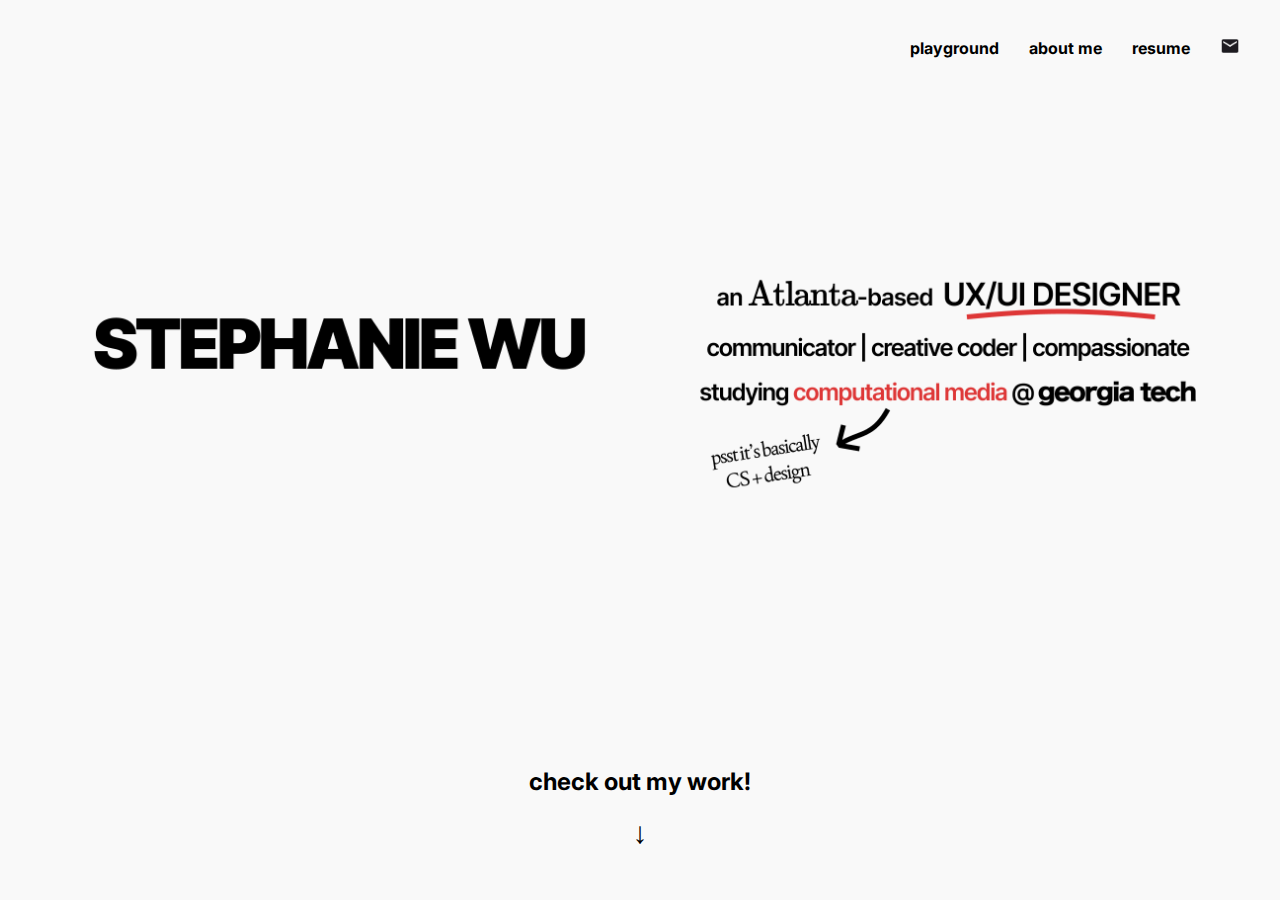
<file: index.html>
<!DOCTYPE html>
<html lang="en">
<head>
  <meta charset="UTF-8">
  <meta name="viewport" content="width=device-width, initial-scale=1.0">
  <title>Stephanie Wu - Portfolio</title>
  <link rel='stylesheet' href='https://fonts.googleapis.com/css?family=Inter' >
  <link rel="stylesheet" href="style.css">
</head>
<body>
    <div class="image-container">
        <img src="homePage.png" alt="Right-side design of portfolio" class="homePageScreen">


        <nav class="navbar">
            <ul>
                <li><a href="designs.html" class="designBtn">playground</a></li>
                <li><a href="aboutMe.html" class="aboutMeBtn">about me</a></li>
                <li><a href="https://docs.google.com/document/d/1RQTyaOYXaJIWglz9gnpJy-gAPEWUpe7Qd8QyQFFaBhU/edit?usp=sharing" target="_blank" class="resume">resume</a></li>
                <li><a href="mailto: wustephaniecy@gmail.com"><img src="mail.png" alt="email"></a></li>
            </ul>
        </nav>

        <!-- New section with animated arrow -->
        <div class="arrow-container">
            <h2>check out my work!</h2>
            <div class="arrow">↓</div>
        </div>
    </div>

</body>
</html>
</file>
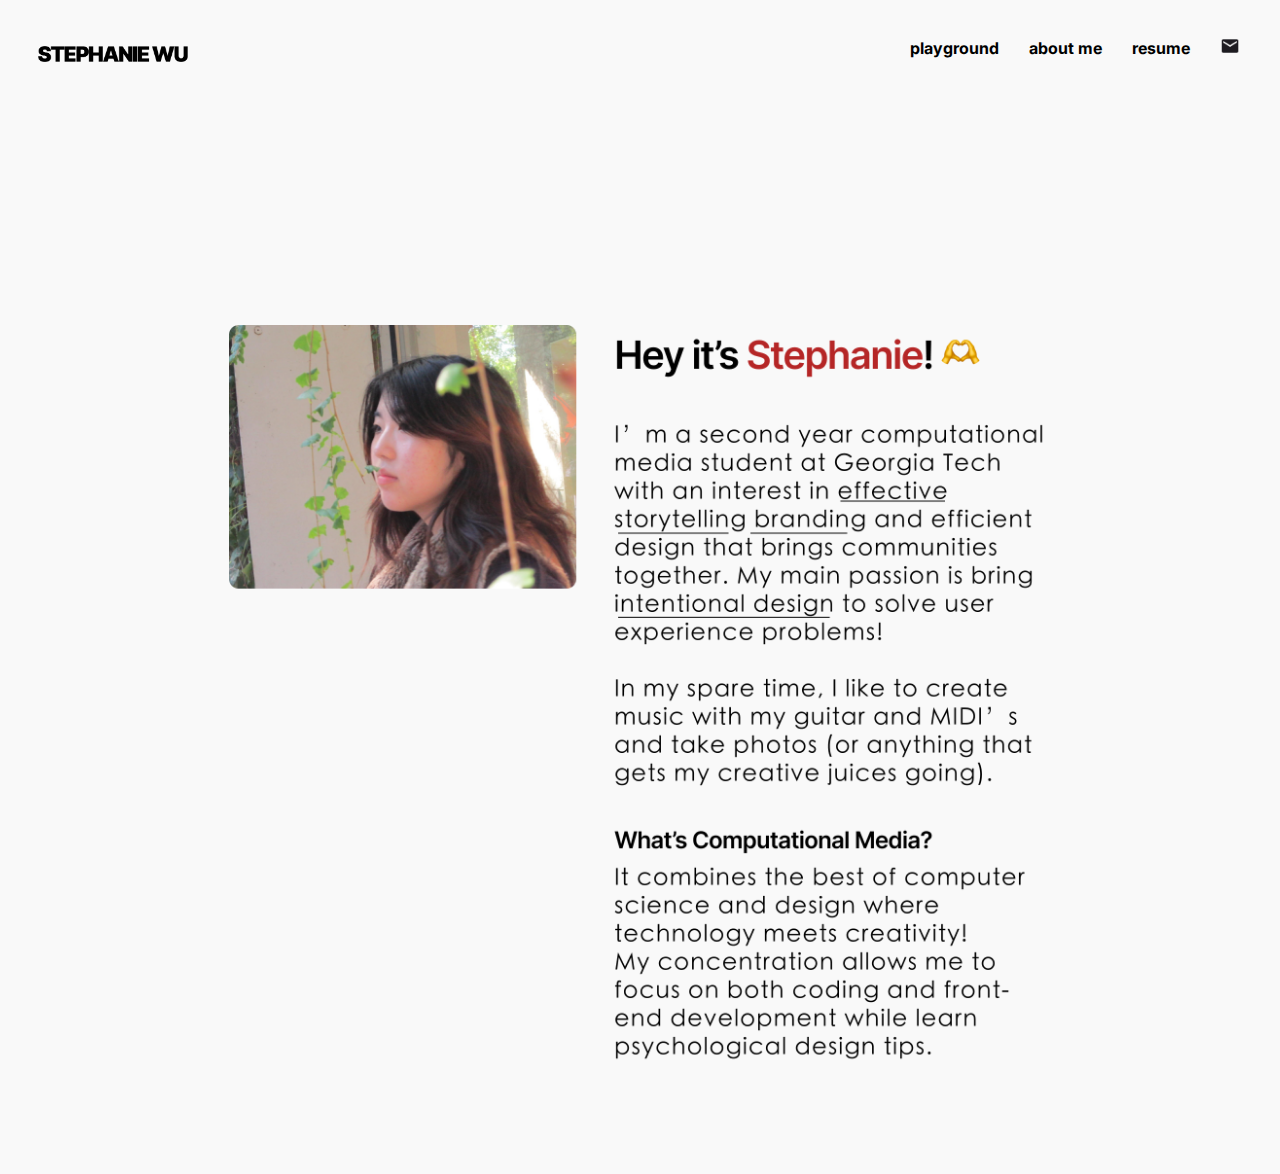
<file: aboutMe.html>
<!DOCTYPE html>
<html lang="en">
<head>
    <meta charset="UTF-8">
    <meta name="viewport" content="width=device-width, initial-scale=1.0">
    <link rel='stylesheet' href='https://fonts.googleapis.com/css?family=Inter' >
    <link rel="stylesheet" href="style.css">
    <title>Designs</title>
</head>
<body>
    <a href="index.html" class="home"><img src="logo.png"></a>
    <nav class="navbar">
        <ul>
            <li><a href="designs.html" class="designBtn">playground</a></li>
            <li><a href="aboutMe.html" class="aboutMeBtn">about me</a></li>
            <li><a href="https://docs.google.com/document/d/1RQTyaOYXaJIWglz9gnpJy-gAPEWUpe7Qd8QyQFFaBhU/edit?usp=sharing" target="_blank" class="resume">resume</a></li>
            <li><a href="mailto: wustephaniecy@gmail.com"><img src="mail.png" alt="email"></a></li>
        </ul>
    </nav>

    <div class="aboutImage-container">
        <img src="introduce.png" alt="introduce myself portfolio" class="aboutMeScreen">
    </div>
    

</body>
</html>
</file>
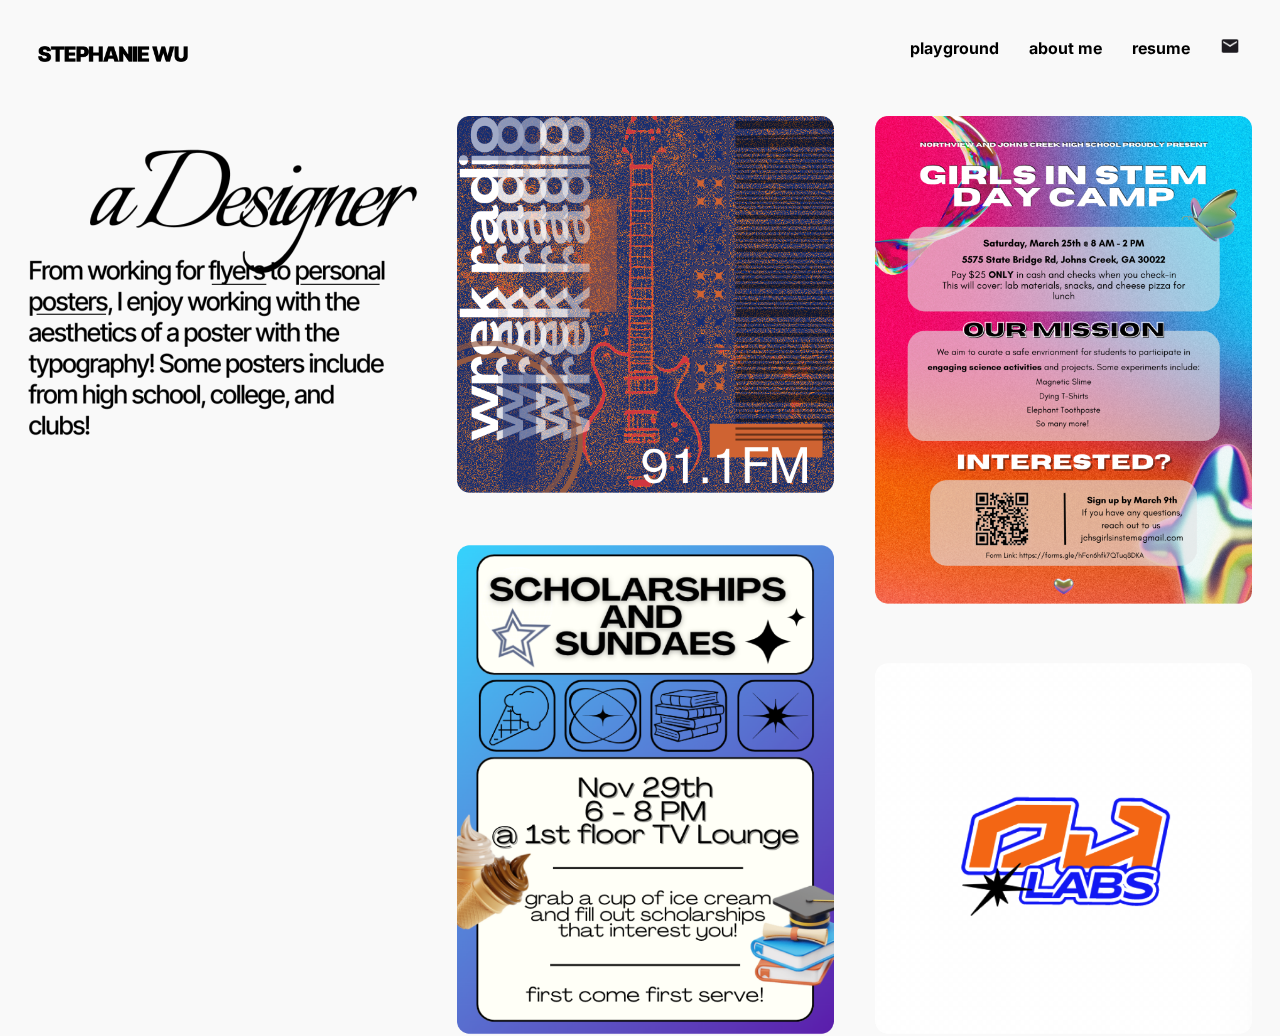
<file: designs.html>
<!DOCTYPE html>
<html lang="en">
<head>
    <meta charset="UTF-8">
    <meta name="viewport" content="width=device-width, initial-scale=1.0">
    <link rel='stylesheet' href='https://fonts.googleapis.com/css?family=Inter' >
    <link rel="stylesheet" href="style.css">
    <title>Designs</title>
</head>
<body>
    <div class="designHomeScreen">
        <a href="index.html" class="home"><img src="logo.png"></a>
        <nav class="navbar">
            <ul>
                <li><a href="designs.html" class="designBtn">playground</a></li>
                <li><a href="aboutMe.html" class="aboutMeBtn">about me</a></li>
                <li><a href="https://docs.google.com/document/d/1RQTyaOYXaJIWglz9gnpJy-gAPEWUpe7Qd8QyQFFaBhU/edit?usp=sharing" target="_blank" class="resume">resume</a></li>
                <li><a href="mailto: wustephaniecy@gmail.com"><img src="mail.png" alt="email"></a></li>
            </ul>
        </nav>

        <div class="designContent">
            <div class="sideBar"><img src="designLeftSide.png"></div>
            <div class="content"><img src="designRightSide.png"></div> 
        </div>
    </div>
</body>
</html>
</file>
<file: style.css>
body {
    background-color: #F9F9F9
}

.homePageScreen {
    max-width: 100%; /* Ensure the image doesn't exceed the screen width */
    height: auto;    /* Maintain aspect ratio */
    display: block;  /* Centering image if needed */
    margin: 0 auto;  /* Centering image horizontally */     
}

.home img {
    width: 150px;   /* Set the desired width for your logo */
    height: auto;  /* Maintain the aspect ratio */
    padding-top: 38px;  
    padding-left: 30px;
}


.imageContainer {
    position: relative;        
    width: 100vw;              
    height: 100vh; 
}

.navbar {
    position: absolute;        /* Make the navbar float on top of the image */
    top: 20px;                 /* Distance from the top of the container */
    right: 40px;               /* Distance from the right */
    display: flex;
    gap: 20px;                 /* Spacing between the links */
    justify-content: flex-end; /* Align buttons to the right */
    z-index: 10;               /* Ensure the navbar appears over the image */
}

/* Styling the list of links */
.navbar ul {
    display: flex;
    list-style: none;          /* Remove default bullet points */
    gap: 30px;                 /* Adds spacing between the list items */
    align-items: center;       /* Vertically center the items */
}

/* Styling individual navigation links */
.navbar li a {
    text-decoration: none;
    color: black;              /* Customize the color */
    font-family: 'Inter';
    font-size: 1rem;           /* Adjust the size as needed */
    font-weight: bold;
}

.navbar li a:hover {
    text-decoration: underline;
    transition: width 1s ease;
}

/* Email icon styling */
.navbar li a img {
    width: 20px;    /* Set the size for the email icon */
    height: auto;
}

nav a.workBtn:hover {
    color: #DE3737;
}

nav a.designBtn:hover {
    color: #373FDE
}

nav a.aboutMeBtn:hover {
    color: #37DE42;
}

nav a.resume:hover {
    color: black;  /* Change color specifically for resume link */
}

/* Optional: Responsive adjustments */
@media (max-width: 768px) {
    .navbar {
        top: 10px;
        right: 20px;
    }

    .navbar ul {
        gap: 10px; /* Reduce gap between links for smaller screens */
    }
}

/* This shows the animated arrow */

.arrow-container {
    position: absolute;
    top: 83%;  /* Move the arrow closer to the top */
    left: 50%;
    transform: translateX(-50%); /* Keep it centered */
    text-align: center;
  }
  .arrow-container h2 {
    font-family: 'Inter', sans-serif;
    font-size: 24px;
    margin-bottom: 20px;
  }

  /* The animated arrow */
  .arrow {
    font-size: 30px;
    animation: moveArrow 1s infinite alternate;
  }

  /* Keyframes for the up and down animation */
  @keyframes moveArrow {
    0% {
      transform: translateY(0);
    }
    100% {
      transform: translateY(15px);
    }
  }

/* ------------------------------------------------------ */
/* DESIGN HOME SCREEN */
.designContent {
    display: flex;          /* Use flexbox to lay out the sidebar and content side by side */
    height: calc(100vh - 60px); /* Full height minus navbar height (adjust as needed) */
    margin-top: 30px;
}

.sideBar {
    position: sticky; /* or you can use position: fixed */
    top: 50%;           /* Sticks to the top when scrolled */
    width: 35%;       /* Set width for the stagnant side */
    padding: 20px;
    box-sizing: border-box; /* Ensures padding is inside the width */
}

.sideBar img {
    width: 100%;        /* Let the image take up the full width of the sidebar */
    height: auto;       /* Maintain the aspect ratio */
    object-fit: contain; /* Ensure the image is not distorted */
}

/* Content: Right side that scrolls */
.content {
    width: 65%;      /* Takes the remaining width */
    padding: 20px;
    overflow-y: auto; /* Enables vertical scrolling on this side */
    height: 100vh;   /* Full height */
}

.content img {
    max-width: 100%;   /* Ensure the image doesn't exceed the container's width */
    height: auto;      /* Maintain the aspect ratio */
    object-fit: cover; /* Fills the content area without distortion; might crop some parts */
}

/* ------------------------------------------------------ */

/* About Me Content */
.aboutImage-container {
    display: flex;               /* Enable flexbox */
    justify-content: center;     /* Center the image horizontally */
    align-items: center;         /* Center the image vertically */
    height: 100vh;               /* Full viewport height for vertical centering */
    margin-top: 200px;
    
}

/* Ensuring the image is responsive */
.aboutMeScreen {
    max-width: 65%;    /* Ensure the image does not overflow */
    height: auto;       /* Maintain the aspect ratio */
}
</file>
